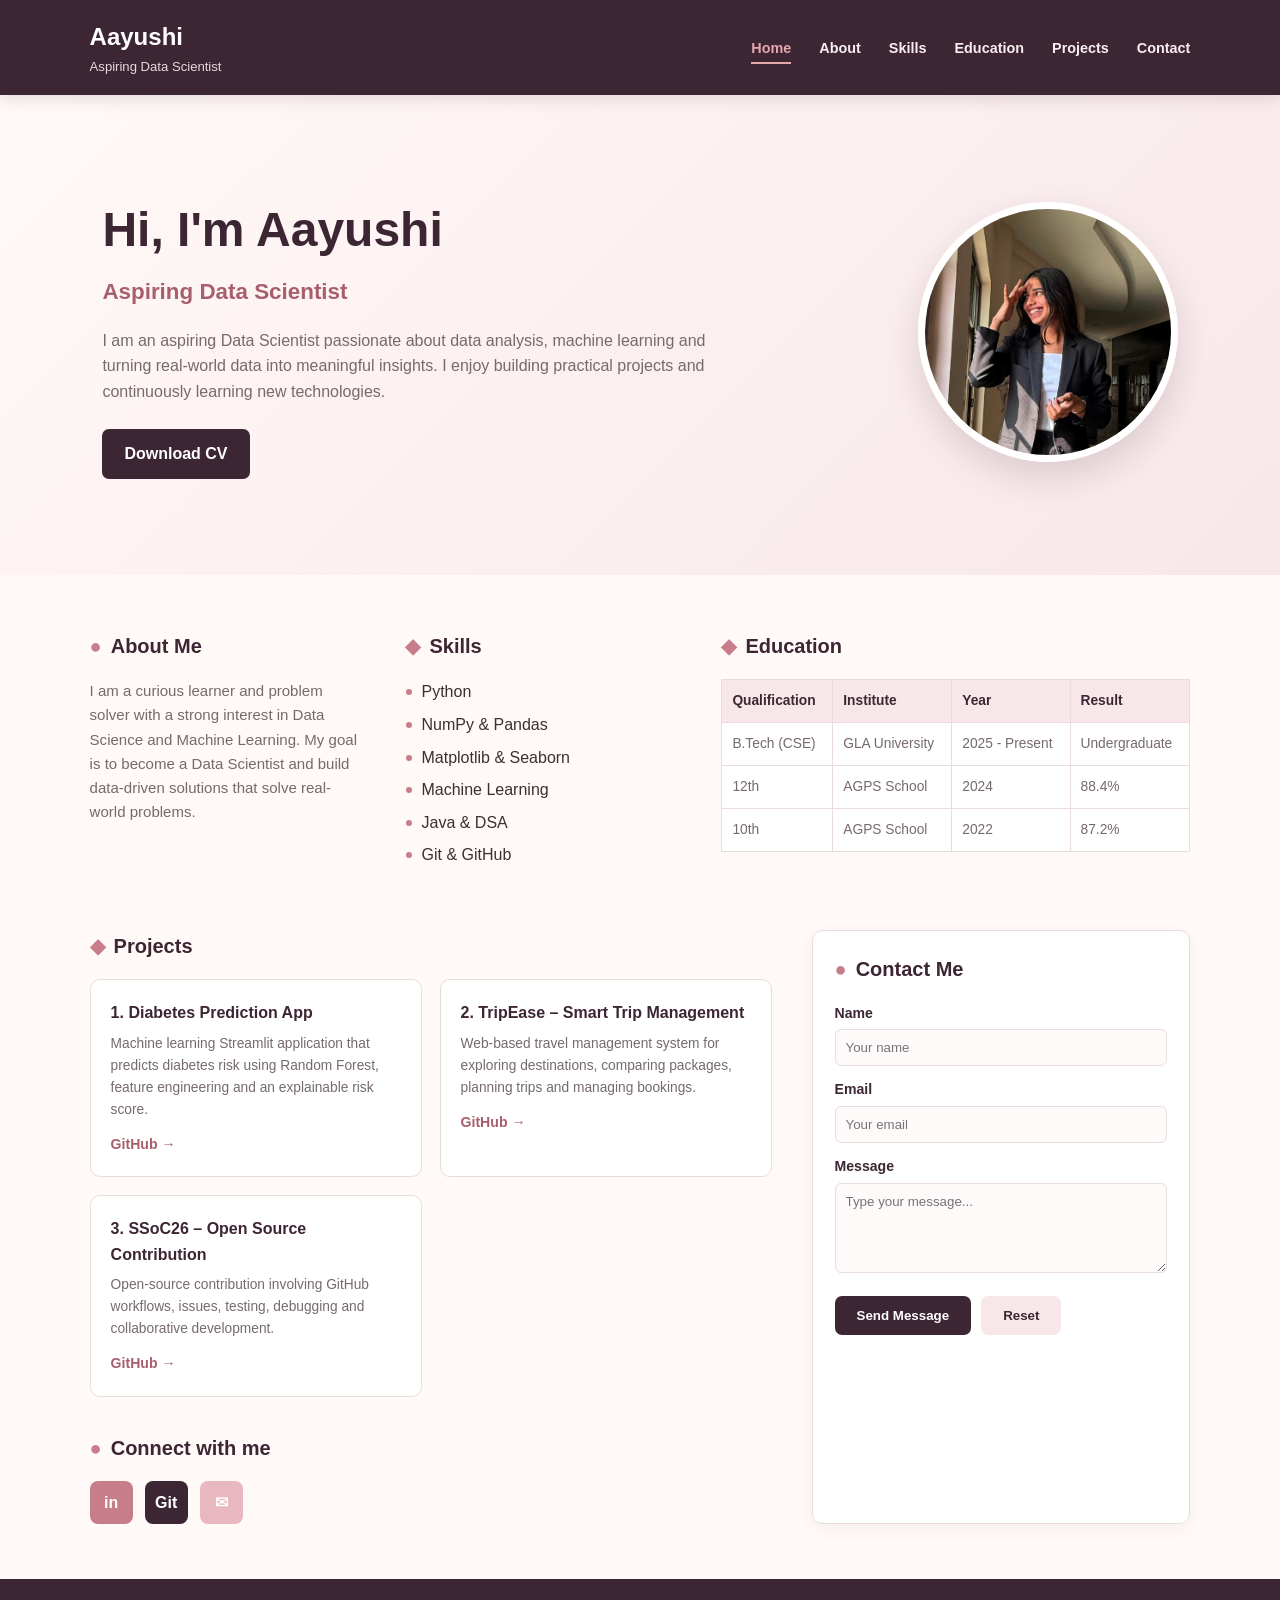
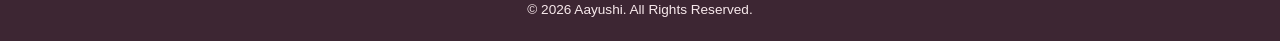
<file: Lab/MyPortfolio.html>
<!DOCTYPE html>
<html lang="en">
<head>
<meta charset="UTF-8">
<meta name="viewport" content="width=device-width, initial-scale=1.0">
<title>Aayushi | Data Science Portfolio</title>

<style>
:root{
  --plum:#3d2633;
  --rose:#c77d8a;
  --dark-rose:#a85f6d;
  --cream:#fff9f7;
  --blush:#f8e7e9;
  --white:#fff;
  --text:#3b3033;
  --gray:#756a6d;
  --border:#eadbdd;
}

*{margin:0;padding:0;box-sizing:border-box}
html{scroll-behavior:smooth}

body{
  font-family:"Segoe UI",Arial,sans-serif;
  background:var(--cream);
  color:var(--text);
  line-height:1.6;
}

a{text-decoration:none;color:inherit}

header{
  background:var(--plum);
  color:white;
  padding:18px 7%;
  display:flex;
  justify-content:space-between;
  align-items:center;
  position:sticky;
  top:0;
  z-index:10;
  box-shadow:0 4px 15px #3d263322;
}

.logo h1{font-size:1.5rem}
.logo p{font-size:.82rem;color:#ead7dc}

nav ul{
  display:flex;
  gap:28px;
  list-style:none;
}

nav a{
  color:#f8eef0;
  font-weight:600;
  font-size:.9rem;
}

nav a:hover,
nav a.active{
  color:#e4a6af;
}

nav a.active{
  border-bottom:2px solid #e4a6af;
  padding-bottom:6px;
}

.hero{
  min-height:480px;
  padding:70px 8%;
  display:flex;
  justify-content:space-between;
  align-items:center;
  gap:50px;
  background:linear-gradient(135deg,#fff9f7,#f8e7e9);
}

.hero-text{max-width:650px}

.hero h2{
  font-size:3rem;
  color:var(--plum);
  margin-bottom:5px;
}

.hero h3{
  color:var(--dark-rose);
  font-size:1.4rem;
  margin-bottom:18px;
}

.hero p{
  color:var(--gray);
  margin-bottom:25px;
}

.hero-img img{
  width:260px;
  height:260px;
  object-fit:cover;
  border-radius:50%;
  border:7px solid white;
  box-shadow:0 15px 35px #3d263328;
}

.btn{
  display:inline-block;
  padding:12px 22px;
  border:0;
  border-radius:7px;
  background:var(--plum);
  color:white;
  font-weight:700;
  cursor:pointer;
  transition:.2s;
}

.btn:hover{
  background:#2b1a23;
  transform:translateY(-2px);
  box-shadow:0 7px 18px #3d26332b;
}

main{
  max-width:1350px;
  margin:auto;
  padding:55px 7%;
}

.top-grid{
  display:grid;
  grid-template-columns:1fr 1fr 1.7fr;
  gap:40px;
  margin-bottom:55px;
}

.bottom-grid{
  display:grid;
  grid-template-columns:1.8fr 1fr;
  gap:40px;
}

.title{
  display:flex;
  align-items:center;
  gap:9px;
  color:var(--plum);
  font-size:1.25rem;
  font-weight:800;
  margin-bottom:17px;
}

.title span{color:var(--rose)}

.about p{color:var(--gray);font-size:.94rem}

.skills ul{list-style:none}

.skills li{
  margin:7px 0;
  padding-left:16px;
}

.skills li::before{
  content:"";
  width:6px;
  height:6px;
  background:var(--rose);
  border-radius:50%;
  position:absolute;
  margin-left:-15px;
  margin-top:10px;
}

table{
  width:100%;
  border-collapse:collapse;
  background:white;
  font-size:.86rem;
}

th,td{
  border:1px solid var(--border);
  padding:10px;
  text-align:left;
}

th{
  background:var(--blush);
  color:var(--plum);
}

td{color:var(--gray)}

.projects{
  display:grid;
  grid-template-columns:1fr 1fr;
  gap:18px;
}

.card{
  background:white;
  border:1px solid var(--border);
  border-radius:10px;
  padding:20px;
  transition:.2s;
}

.card:hover{
  transform:translateY(-4px);
  box-shadow:0 10px 25px #3d26331a;
}

.card h3{
  font-size:1rem;
  color:var(--plum);
  margin-bottom:7px;
}

.card p{
  color:var(--gray);
  font-size:.86rem;
  margin-bottom:10px;
}

.card a{
  color:var(--dark-rose);
  font-weight:700;
  font-size:.88rem;
}

.social{
  display:flex;
  gap:12px;
  margin-top:5px;
}

.social a{
  width:43px;
  height:43px;
  display:flex;
  justify-content:center;
  align-items:center;
  border-radius:8px;
  color:white;
  font-weight:bold;
  transition:.2s;
}

.social a:hover{transform:translateY(-3px)}

.linkedin{background:#c77d8a}
.github{background:var(--plum)}
.email{background:#e8b7bf}

.contact{
  background:white;
  padding:22px;
  border:1px solid var(--border);
  border-radius:10px;
  box-shadow:0 5px 18px #3d26330d;
}

label{
  display:block;
  font-size:.88rem;
  font-weight:700;
  margin:12px 0 5px;
  color:var(--plum);
}

input,textarea{
  width:100%;
  padding:10px;
  border:1px solid var(--border);
  border-radius:6px;
  background:#fffafa;
  font-family:inherit;
  outline:none;
}

input:focus,textarea:focus{
  border-color:var(--rose);
  box-shadow:0 0 0 3px #c77d8a20;
}

textarea{
  min-height:90px;
  resize:vertical;
}

.buttons{
  display:flex;
  gap:10px;
  margin-top:16px;
}

.reset{
  background:var(--blush);
  color:var(--plum);
}

footer{
  background:var(--plum);
  color:#f8e9ec;
  text-align:center;
  padding:20px;
  font-size:.85rem;
}

@media(max-width:950px){
  .top-grid,.bottom-grid{grid-template-columns:1fr}
}

@media(max-width:700px){
  header{flex-direction:column;gap:15px}
  nav ul{gap:14px;flex-wrap:wrap;justify-content:center}
  .hero{
    flex-direction:column-reverse;
    text-align:center;
    padding:55px 7%;
  }
  .hero h2{font-size:2.3rem}
  .hero-img img{width:220px;height:220px}
  .projects{grid-template-columns:1fr}
}

@media(max-width:450px){
  nav ul{gap:10px}
  nav a{font-size:.8rem}
}
</style>
</head>

<body>

<header>
  <div class="logo">
    <h1>Aayushi</h1>
    <p>Aspiring Data Scientist</p>
  </div>

  <nav>
    <ul>
      <li><a class="active" href="#home">Home</a></li>
      <li><a href="#about">About</a></li>
      <li><a href="#skills">Skills</a></li>
      <li><a href="#education">Education</a></li>
      <li><a href="#projects">Projects</a></li>
      <li><a href="#contact">Contact</a></li>
    </ul>
  </nav>
</header>

<section class="hero" id="home">

  <div class="hero-text">
    <h2>Hi, I'm Aayushi</h2>
    <h3>Aspiring Data Scientist</h3>

    <p>
      I am an aspiring Data Scientist passionate about data analysis,
      machine learning and turning real-world data into meaningful insights.
      I enjoy building practical projects and continuously learning new technologies.
    </p>

    <a href="Aayushi_CV.pdf" target="_blank" class="btn">
      Download CV
    </a>
  </div>

  <div class="hero-img">
    <img src="aayushi.png" alt="Aayushi Profile Photo">
  </div>

</section>

<main>

<div class="top-grid">

  <section class="about" id="about">
    <div class="title"><span>●</span> About Me</div>
    <p>
      I am a curious learner and problem solver with a strong interest in
      Data Science and Machine Learning. My goal is to become a Data Scientist
      and build data-driven solutions that solve real-world problems.
    </p>
  </section>

  <section class="skills" id="skills">
    <div class="title"><span>◆</span> Skills</div>
    <ul>
      <li>Python</li>
      <li>NumPy & Pandas</li>
      <li>Matplotlib & Seaborn</li>
      <li>Machine Learning</li>
      <li>Java & DSA</li>
      <li>Git & GitHub</li>
    </ul>
  </section>

  <section id="education">
    <div class="title"><span>◆</span> Education</div>

    <table>
      <tr>
        <th>Qualification</th>
        <th>Institute</th>
        <th>Year</th>
        <th>Result</th>
      </tr>

      <tr>
        <td>B.Tech (CSE)</td>
        <td>GLA University</td>
        <td>2025 - Present</td>
        <td>Undergraduate</td>
      </tr>

      <tr>
        <td>12th</td>
        <td>AGPS School</td>
        <td>2024</td>
        <td>88.4%</td>
      </tr>

      <tr>
        <td>10th</td>
        <td>AGPS School</td>
        <td>2022</td>
        <td>87.2%</td>
      </tr>
    </table>
  </section>

</div>

<div class="bottom-grid">

<section id="projects">

  <div class="title"><span>◆</span> Projects</div>

  <div class="projects">

    <div class="card">
      <h3>1. Diabetes Prediction App</h3>
      <p>
        Machine learning Streamlit application that predicts diabetes risk
        using Random Forest, feature engineering and an explainable risk score.
      </p>
      <a href="https://github.com/AAYUSHI-TECH26" target="_blank">
        GitHub →
      </a>
    </div>

    <div class="card">
      <h3>2. TripEase – Smart Trip Management</h3>
      <p>
        Web-based travel management system for exploring destinations,
        comparing packages, planning trips and managing bookings.
      </p>
      <a href="https://github.com/AAYUSHI-TECH26" target="_blank">
        GitHub →
      </a>
    </div>


    <div class="card">
      <h3>3. SSoC26 – Open Source Contribution</h3>
      <p>
        Open-source contribution involving GitHub workflows, issues,
        testing, debugging and collaborative development.
      </p>
      <a href="https://github.com/AAYUSHI-TECH26" target="_blank">
        GitHub →
      </a>
    </div>

  </div>

  <div style="margin-top:35px">
    <div class="title"><span>●</span> Connect with me</div>

    <div class="social">
      <a class="linkedin"
         href="https://www.linkedin.com/in/aayushi-004102395"
         target="_blank">
        in
      </a>

      <a class="github"
         href="https://github.com/AAYUSHI-TECH26"
         target="_blank">
        Git
      </a>

      <a class="email"
         href="mailto:aayushi26112007@gmail.com">
        ✉
      </a>
    </div>
  </div>

</section>

<section class="contact" id="contact">

  <div class="title"><span>●</span> Contact Me</div>

  <form onsubmit="sendMessage(event)">

    <label>Name</label>
    <input id="name" type="text" placeholder="Your name" required>

    <label>Email</label>
    <input id="email" type="email" placeholder="Your email" required>

    <label>Message</label>
    <textarea id="message"
      placeholder="Type your message..."
      required></textarea>

    <div class="buttons">
      <button class="btn" type="submit">
        Send Message
      </button>

      <button class="btn reset" type="reset">
        Reset
      </button>
    </div>

  </form>

</section>

</div>

</main>

<footer>
  © 2026 Aayushi. All Rights Reserved.
</footer>
<script>
function sendMessage(event) {
  event.preventDefault();

  const form = event.target;

  const success = document.createElement("p");
  success.textContent = "✓ Message sent successfully! Thank you for reaching out.";
  success.style.color = "#a85f6d";
  success.style.fontWeight = "600";
  success.style.marginTop = "12px";

  const oldMessage = form.querySelector(".success-message");
  if (oldMessage) oldMessage.remove();

  success.className = "success-message";
  form.appendChild(success);

  form.reset();
}
</script>

</body>
</html>
</file>
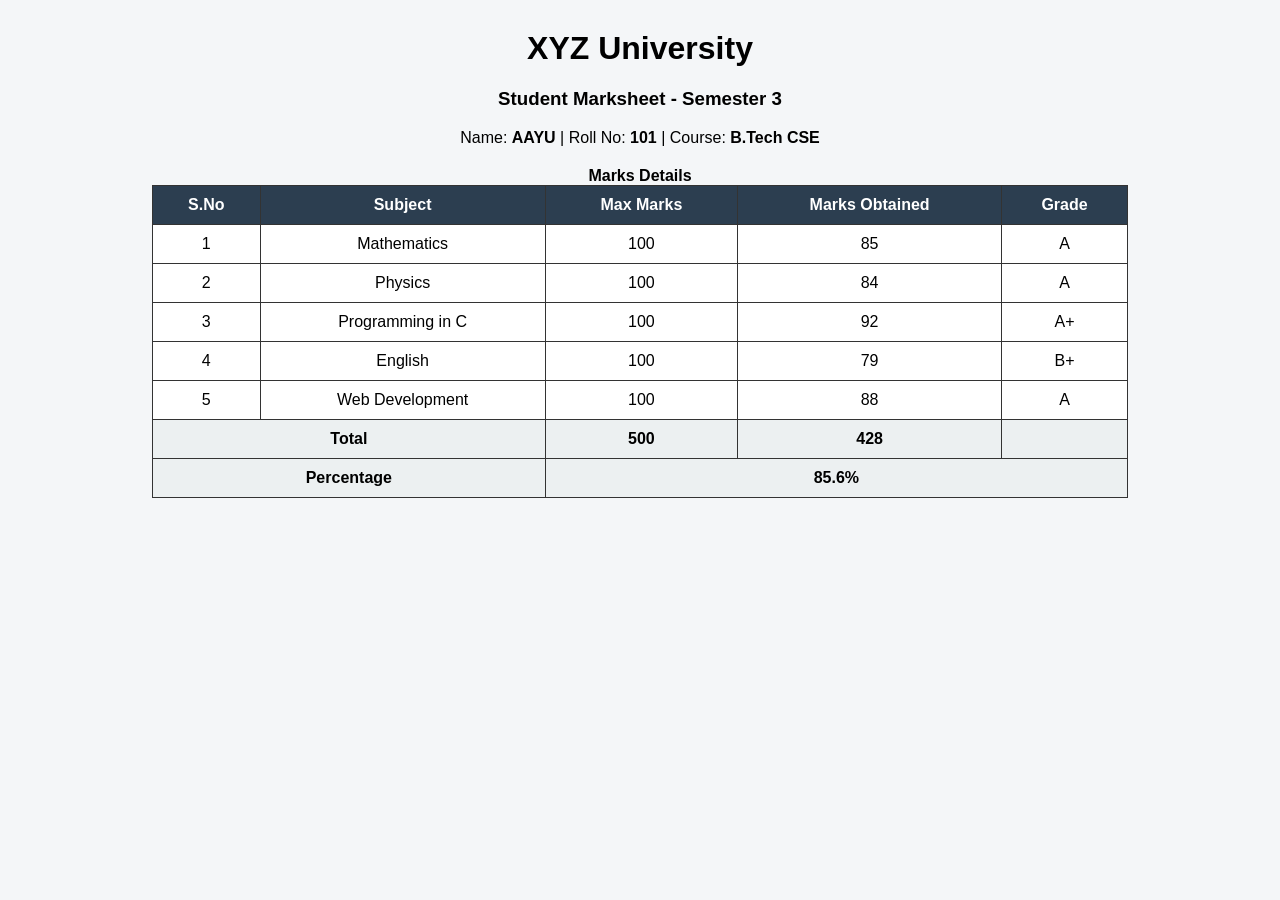
<file: Lab/Lab_Assignment_2/1_marksheet.html>
<!DOCTYPE html>
<html lang="en">
<head>
<meta charset="UTF-8">
<title>Student Marksheet</title>
<style>
body{font-family:Arial,sans-serif;margin:30px;background:#f4f6f8}
h1,h3{text-align:center}
table{border-collapse:collapse;width:80%;margin:20px auto;background:#fff}
th,td{border:1px solid #333;padding:10px;text-align:center}
th{background:#2c3e50;color:#fff}
tfoot td{font-weight:bold;background:#ecf0f1}
</style>
</head>
<body>
<h1>XYZ University</h1>
<h3>Student Marksheet - Semester 3</h3>
<p style="text-align:center">Name: <b>AAYU</b> | Roll No: <b>101</b> | Course: <b>B.Tech CSE</b></p>
<table>
  <caption><b>Marks Details</b></caption>
  <thead>
    <tr><th>S.No</th><th>Subject</th><th>Max Marks</th><th>Marks Obtained</th><th>Grade</th></tr>
  </thead>
  <tbody>
    <tr><td>1</td><td>Mathematics</td><td>100</td><td>85</td><td>A</td></tr>
    <tr><td>2</td><td>Physics</td><td>100</td><td>84</td><td>A</td></tr>
    <tr><td>3</td><td>Programming in C</td><td>100</td><td>92</td><td>A+</td></tr>
    <tr><td>4</td><td>English</td><td>100</td><td>79</td><td>B+</td></tr>
    <tr><td>5</td><td>Web Development</td><td>100</td><td>88</td><td>A</td></tr>
  </tbody>
  <tfoot>
    <tr><td colspan="2">Total</td><td>500</td><td>428</td><td></td></tr>
    <tr><td colspan="2">Percentage</td><td colspan="3">85.6%</td></tr>
  </tfoot>
</table>
</body>
</html>
</file>
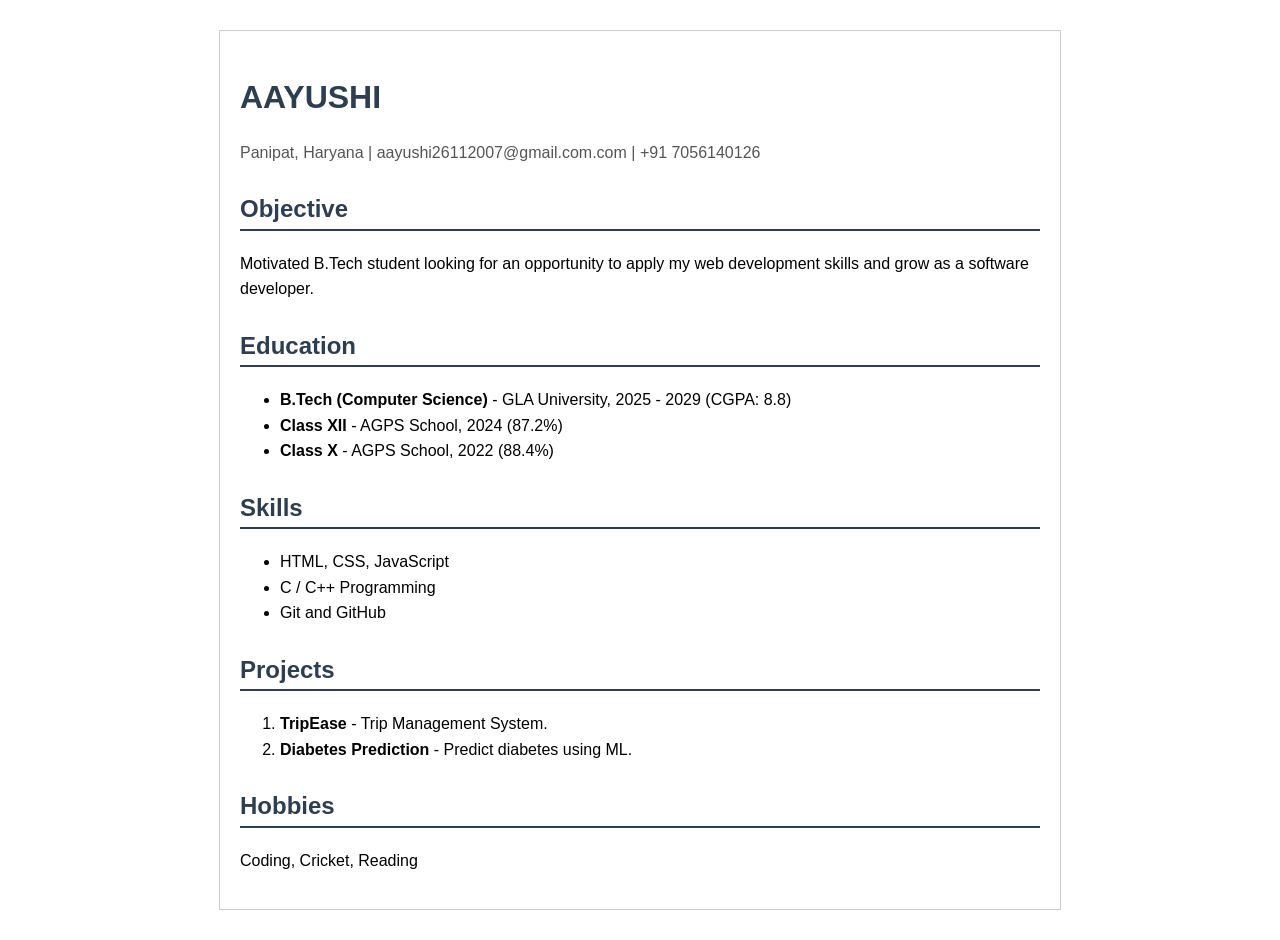
<file: Lab/Lab_Assignment_2/2_resume.html>
<!DOCTYPE html>
<html lang="en">
<head>
<meta charset="UTF-8">
<title>Resume</title>
<style>
body{font-family:Arial,sans-serif;max-width:800px;margin:30px auto;padding:20px;border:1px solid #ccc;line-height:1.6}
h1{margin-bottom:0;color:#2c3e50}
h2{border-bottom:2px solid #2c3e50;color:#2c3e50;margin-top:25px}
.contact{color:#555}
</style>
</head>
<body>
<h1>AAYUSHI</h1>
<p class="contact">Panipat, Haryana | aayushi26112007@gmail.com.com | +91 7056140126</p>

<h2>Objective</h2>
<p>Motivated B.Tech student looking for an opportunity to apply my web development skills and grow as a software developer.</p>

<h2>Education</h2>
<ul>
  <li><b>B.Tech (Computer Science)</b> - GLA University, 2025 - 2029 (CGPA: 8.8)</li>
  <li><b>Class XII</b> - AGPS School, 2024 (87.2%)</li>
  <li><b>Class X</b> - AGPS School, 2022 (88.4%)</li>
</ul>

<h2>Skills</h2>
<ul>
  <li>HTML, CSS, JavaScript</li>
  <li>C / C++ Programming</li>
  <li>Git and GitHub</li>
</ul>

<h2>Projects</h2>
<ol>
  <li><b>TripEase</b> - Trip Management System.</li>
  <li><b>Diabetes Prediction</b> - Predict diabetes using ML.</li>
</ol>

<h2>Hobbies</h2>
<p>Coding, Cricket, Reading</p>
</body>
</html>
</file>
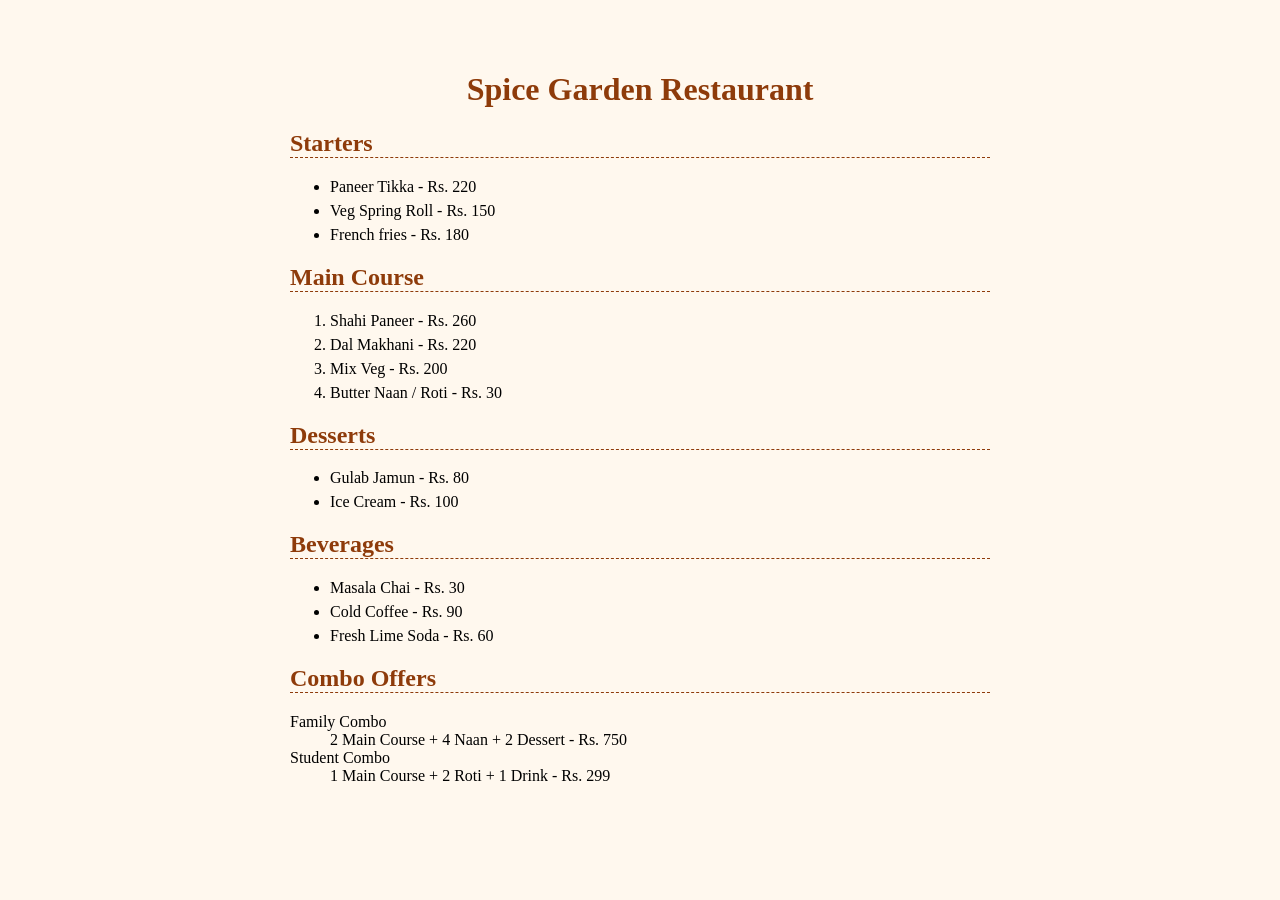
<file: Lab/Lab_Assignment_2/3_restaurant_menu.html>
<!DOCTYPE html>
<html lang="en">
<head>
<meta charset="UTF-8">
<title>Restaurant Menu</title>
<style>
body{font-family:Georgia,serif;max-width:700px;margin:30px auto;background:#fff8ee;padding:20px}
h1{text-align:center;color:#8e3b0a}
h2{color:#8e3b0a;border-bottom:1px dashed #8e3b0a}
li{margin:6px 0}
</style>
</head>
<body>
<h1>Spice Garden Restaurant</h1>

<h2>Starters</h2>
<ul>
  <li>Paneer Tikka - Rs. 220</li>
  <li>Veg Spring Roll - Rs. 150</li>
  <li>French fries - Rs. 180</li>
</ul>

<h2>Main Course</h2>
<ol>
  <li>Shahi Paneer - Rs. 260</li>
  <li>Dal Makhani - Rs. 220</li>
  <li>Mix Veg - Rs. 200</li>
  <li>Butter Naan / Roti - Rs. 30</li>
</ol>

<h2>Desserts</h2>
<ul>
  <li>Gulab Jamun - Rs. 80</li>
  <li>Ice Cream - Rs. 100</li>
</ul>

<h2>Beverages</h2>
<ul>
  <li>Masala Chai - Rs. 30</li>
  <li>Cold Coffee - Rs. 90</li>
  <li>Fresh Lime Soda - Rs. 60</li>
</ul>

<h2>Combo Offers</h2>
<dl>
  <dt>Family Combo</dt><dd>2 Main Course + 4 Naan + 2 Dessert - Rs. 750</dd>
  <dt>Student Combo</dt><dd>1 Main Course + 2 Roti + 1 Drink - Rs. 299</dd>
</dl>
</body>
</html>
</file>
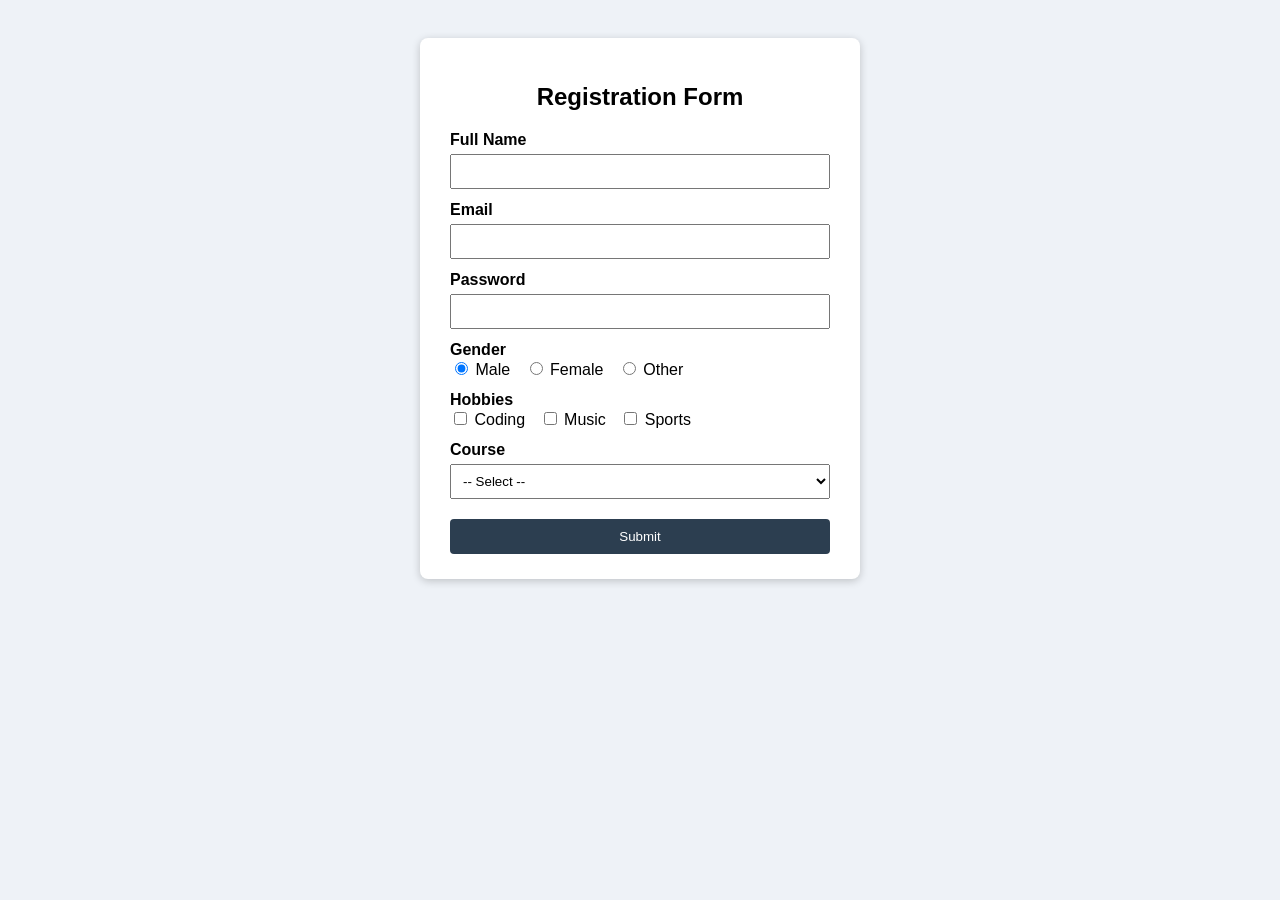
<file: Lab/Lab_Assignment_2/4_registration.html>
<!DOCTYPE html>
<html lang="en">
<head>
<meta charset="UTF-8">
<title>Registration Form</title>
<style>
body{font-family:Arial,sans-serif;background:#eef2f7;display:flex;justify-content:center;padding:30px}
form{background:#fff;padding:25px 30px;border-radius:8px;width:380px;box-shadow:0 2px 8px #0003}
h2{text-align:center}
label{display:block;margin-top:12px;font-weight:bold}
input[type=text],input[type=email],input[type=password],select{width:100%;padding:8px;margin-top:5px;box-sizing:border-box}
.inline label{display:inline;font-weight:normal;margin-right:10px}
button{margin-top:20px;width:100%;padding:10px;background:#2c3e50;color:#fff;border:none;border-radius:4px;cursor:pointer}
</style>
</head>
<body>
<form action="#" method="post">
  <h2>Registration Form</h2>

  <label for="name">Full Name</label>
  <input type="text" id="name" name="name" required>

  <label for="email">Email</label>
  <input type="email" id="email" name="email" required>

  <label for="password">Password</label>
  <input type="password" id="password" name="password" required>

  <label>Gender</label>
  <div class="inline">
    <input type="radio" id="male" name="gender" value="male" checked>
    <label for="male">Male</label>
    <input type="radio" id="female" name="gender" value="female">
    <label for="female">Female</label>
    <input type="radio" id="other" name="gender" value="other">
    <label for="other">Other</label>
  </div>

  <label>Hobbies</label>
  <div class="inline">
    <input type="checkbox" id="coding" name="hobby" value="coding">
    <label for="coding">Coding</label>
    <input type="checkbox" id="music" name="hobby" value="music">
    <label for="music">Music</label>
    <input type="checkbox" id="sports" name="hobby" value="sports">
    <label for="sports">Sports</label>
  </div>

  <label for="course">Course</label>
  <select id="course" name="course">
    <option value="">-- Select --</option>
    <option value="btech">B.Tech</option>
    <option value="bca">BCA</option>
    <option value="mca">MCA</option>
    <option value="bsc">B.Sc</option>
  </select>

  <button type="submit">Submit</button>
</form>
</body>
</html>
</file>
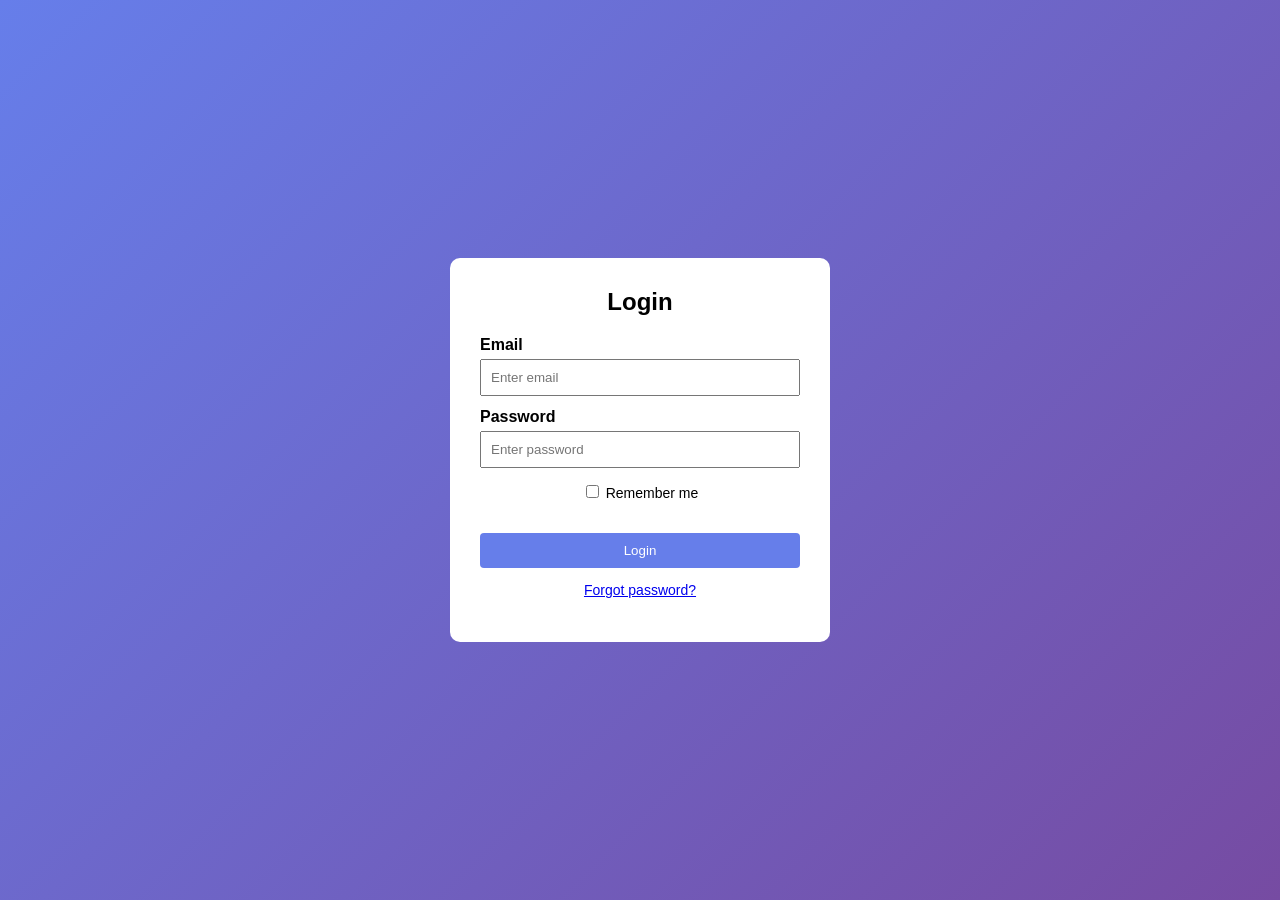
<file: Lab/Lab_Assignment_2/5_login.html>
<!DOCTYPE html>
<html lang="en">
<head>
<meta charset="UTF-8">
<title>Login Page</title>
<style>
body{font-family:Arial,sans-serif;background:linear-gradient(135deg,#667eea,#764ba2);height:100vh;margin:0;display:flex;align-items:center;justify-content:center}
form{background:#fff;padding:30px;border-radius:10px;width:320px}
h2{text-align:center;margin-top:0}
label{display:block;margin-top:12px;font-weight:bold}
input[type=email],input[type=password]{width:100%;padding:9px;margin-top:5px;box-sizing:border-box}
button{margin-top:18px;width:100%;padding:10px;background:#667eea;color:#fff;border:none;border-radius:4px;cursor:pointer}
p{text-align:center;font-size:14px}
</style>
</head>
<body>
<form action="#" method="post">
  <h2>Login</h2>
  <label for="email">Email</label>
  <input type="email" id="email" name="email" placeholder="Enter email" required>
  <label for="pass">Password</label>
  <input type="password" id="pass" name="pass" placeholder="Enter password" required>
  <p><input type="checkbox" id="remember"> <label for="remember" style="display:inline;font-weight:normal">Remember me</label></p>
  <button type="submit">Login</button>
  <p><a href="#">Forgot password?</a></p>
</form>
</body>
</html>
</file>
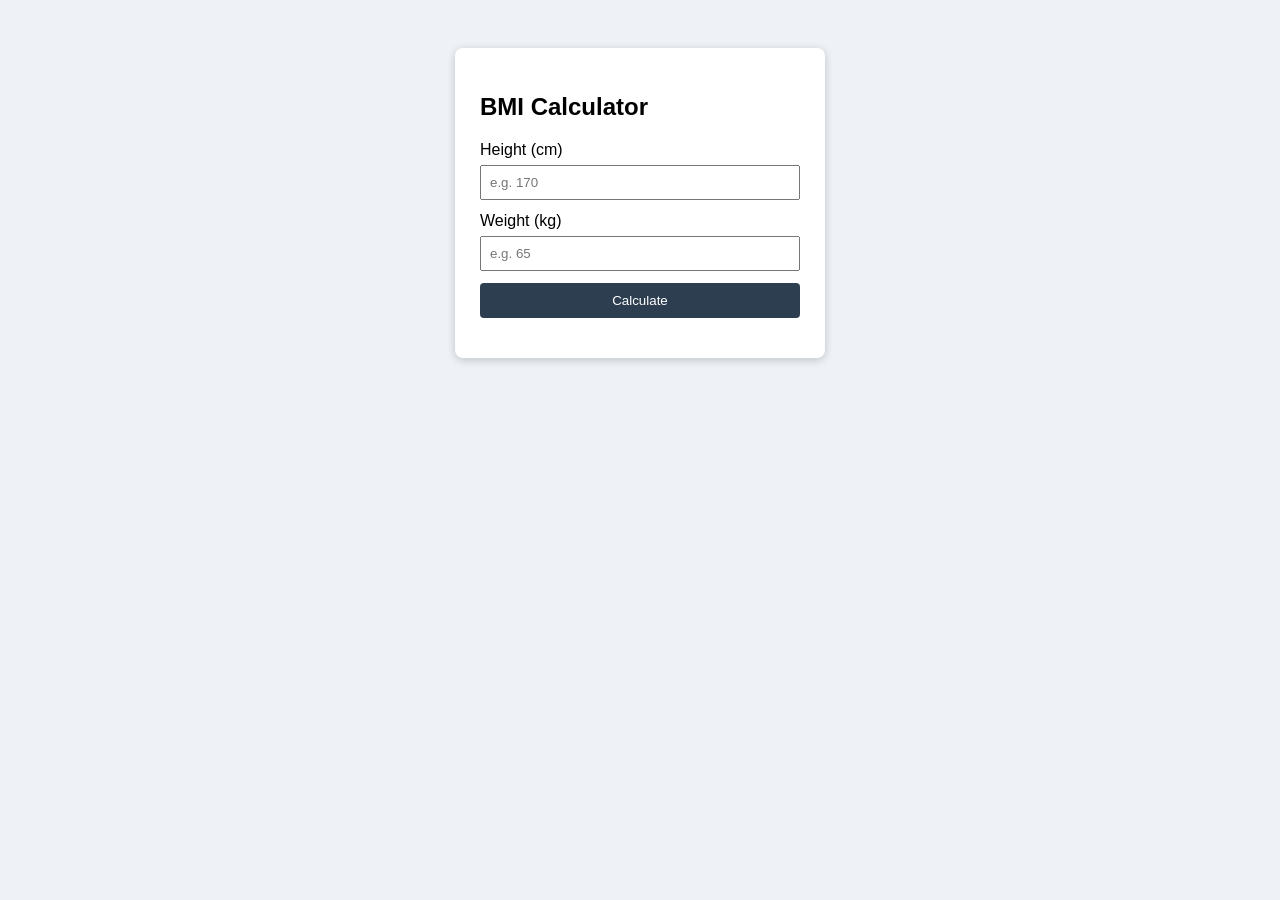
<file: Lab/Lab_Assignment_3/1_bmi_calculator.html>
<!DOCTYPE html>
<html lang="en">
<head>
<meta charset="UTF-8">
<title>BMI Calculator</title>
<style>
body{font-family:Arial,sans-serif;background:#eef2f7;display:flex;justify-content:center;padding:40px}
.box{background:#fff;padding:25px;border-radius:8px;width:320px;box-shadow:0 2px 8px #0003}
input{width:100%;padding:8px;margin:6px 0 12px;box-sizing:border-box}
button{width:100%;padding:10px;background:#2c3e50;color:#fff;border:none;border-radius:4px;cursor:pointer}
#result{margin-top:15px;text-align:center;font-size:18px;font-weight:bold}
</style>
</head>
<body>
<div class="box">
  <h2>BMI Calculator</h2>
  <label for="height">Height (cm)</label>
  <input type="number" id="height" placeholder="e.g. 170">
  <label for="weight">Weight (kg)</label>
  <input type="number" id="weight" placeholder="e.g. 65">
  <button onclick="calculateBMI()">Calculate</button>
  <div id="result"></div>
</div>

<script>
function calculateBMI() {
  const h = parseFloat(document.getElementById("height").value);
  const w = parseFloat(document.getElementById("weight").value);
  const result = document.getElementById("result");

  if (!h || !w || h <= 0 || w <= 0) {
    result.style.color = "red";
    result.innerText = "Please enter valid height and weight";
    return;
  }

  const bmi = w / ((h / 100) * (h / 100));
  let category, color;

  if (bmi < 18.5) { category = "Underweight"; color = "#e67e22"; }
  else if (bmi < 25) { category = "Normal"; color = "green"; }
  else { category = "Overweight"; color = "red"; }

  result.style.color = color;
  result.innerHTML = "BMI: " + bmi.toFixed(1) + "<br>Category: " + category;
}
</script>
</body>
</html>
</file>
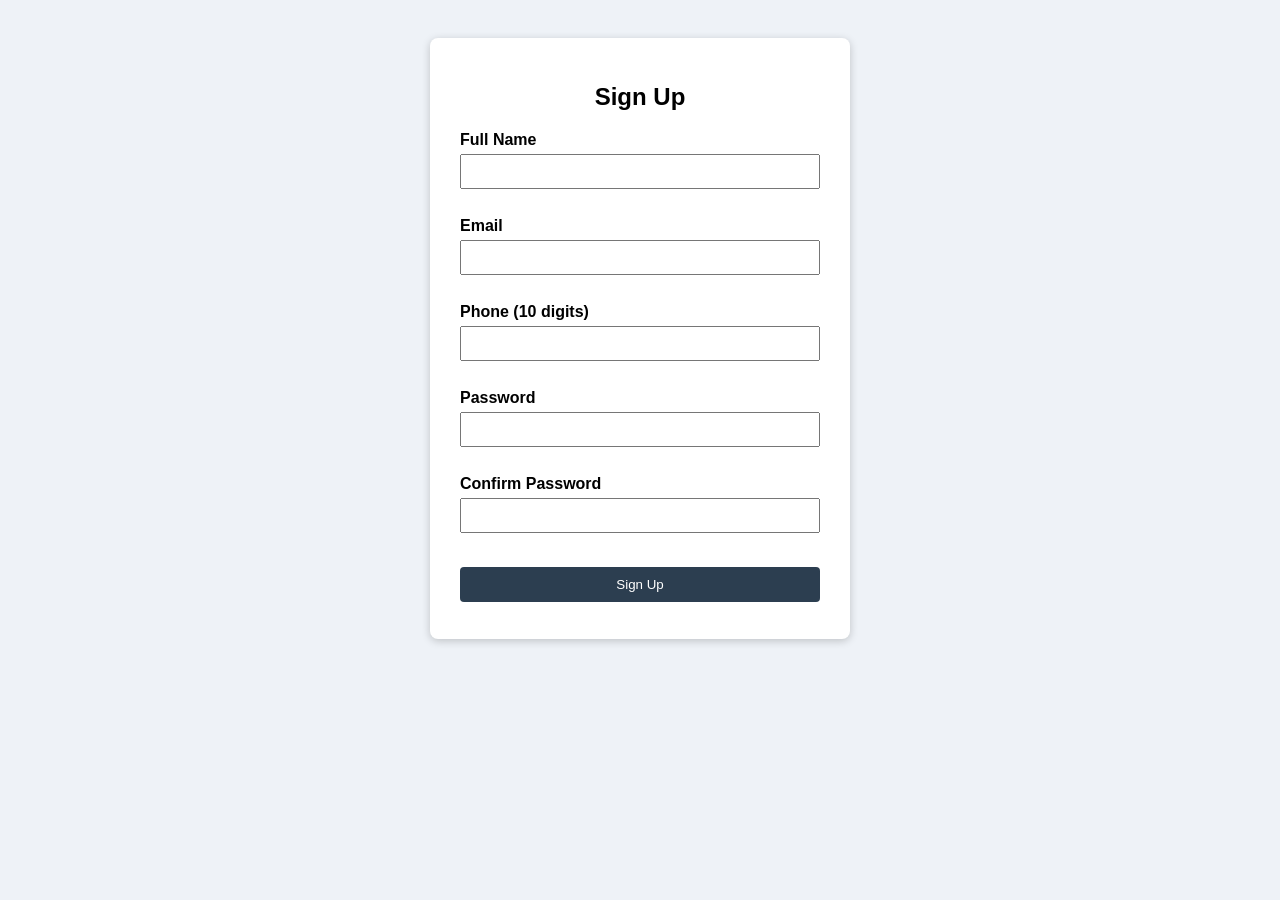
<file: Lab/Lab_Assignment_3/2_signup.html>
<!DOCTYPE html>
<html lang="en">
<head>
<meta charset="UTF-8">
<title>Signup Page</title>
<style>
body{font-family:Arial,sans-serif;background:#eef2f7;display:flex;justify-content:center;padding:30px}
form{background:#fff;padding:25px 30px;border-radius:8px;width:360px;box-shadow:0 2px 8px #0003}
h2{text-align:center}
label{display:block;margin-top:12px;font-weight:bold}
input{width:100%;padding:8px;margin-top:5px;box-sizing:border-box}
.error{color:red;font-size:13px;min-height:16px}
button{margin-top:18px;width:100%;padding:10px;background:#2c3e50;color:#fff;border:none;border-radius:4px;cursor:pointer}
#success{color:green;text-align:center;margin-top:12px;font-weight:bold}
</style>
</head>
<body>
<form id="signupForm" novalidate>
  <h2>Sign Up</h2>

  <label for="name">Full Name</label>
  <input type="text" id="name">
  <div class="error" id="nameErr"></div>

  <label for="email">Email</label>
  <input type="email" id="email">
  <div class="error" id="emailErr"></div>

  <label for="phone">Phone (10 digits)</label>
  <input type="text" id="phone" maxlength="10">
  <div class="error" id="phoneErr"></div>

  <label for="password">Password</label>
  <input type="password" id="password">
  <div class="error" id="passErr"></div>

  <label for="confirm">Confirm Password</label>
  <input type="password" id="confirm">
  <div class="error" id="confirmErr"></div>

  <button type="submit">Sign Up</button>
  <div id="success"></div>
</form>

<script>
const form = document.getElementById("signupForm");

function setError(id, msg) {
  document.getElementById(id).innerText = msg;
  return msg === "";
}

form.addEventListener("submit", function (e) {
  e.preventDefault();
  const name = document.getElementById("name").value.trim();
  const email = document.getElementById("email").value.trim();
  const phone = document.getElementById("phone").value.trim();
  const pass = document.getElementById("password").value;
  const confirm = document.getElementById("confirm").value;

  const emailPattern = /^[^\s@]+@[^\s@]+\.[^\s@]+$/;
  const phonePattern = /^[6-9][0-9]{9}$/;
  const passPattern = /^(?=.*[A-Za-z])(?=.*\d).{6,}$/;

  const ok = [
    setError("nameErr", name.length < 3 ? "Name must be at least 3 characters" : ""),
    setError("emailErr", !emailPattern.test(email) ? "Enter a valid email" : ""),
    setError("phoneErr", !phonePattern.test(phone) ? "Enter a valid 10 digit phone number" : ""),
    setError("passErr", !passPattern.test(pass) ? "Min 6 characters with letters and numbers" : ""),
    setError("confirmErr", pass !== confirm ? "Passwords do not match" : "")
  ].every(Boolean);

  document.getElementById("success").innerText = ok ? "Signup successful!" : "";
  if (ok) form.reset();
});
</script>
</body>
</html>
</file>
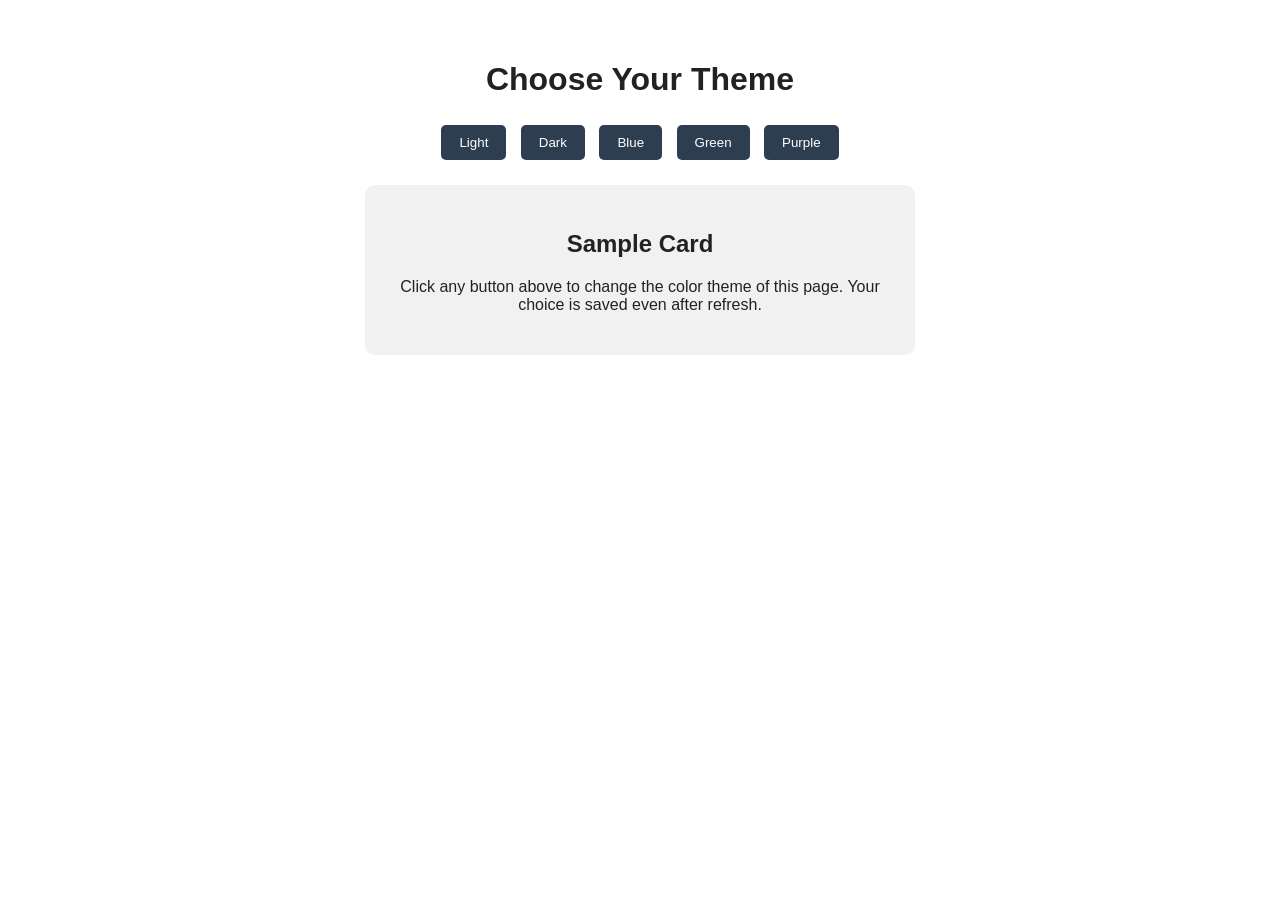
<file: Lab/Lab_Assignment_3/3_color_theme.html>
<!DOCTYPE html>
<html lang="en">
<head>
<meta charset="UTF-8">
<title>Color Theme Changer</title>
<style>
:root{--bg:#ffffff;--text:#222222;--card:#f1f1f1;--accent:#2c3e50}
body{font-family:Arial,sans-serif;background:var(--bg);color:var(--text);margin:0;padding:40px;text-align:center;transition:.3s}
.card{background:var(--card);max-width:500px;margin:20px auto;padding:25px;border-radius:10px}
button{padding:10px 18px;margin:5px;border:none;border-radius:5px;cursor:pointer;background:var(--accent);color:#fff}
</style>
</head>
<body>
<h1>Choose Your Theme</h1>
<div>
  <button onclick="setTheme('light')">Light</button>
  <button onclick="setTheme('dark')">Dark</button>
  <button onclick="setTheme('blue')">Blue</button>
  <button onclick="setTheme('green')">Green</button>
  <button onclick="setTheme('purple')">Purple</button>
</div>
<div class="card">
  <h2>Sample Card</h2>
  <p>Click any button above to change the color theme of this page. Your choice is saved even after refresh.</p>
</div>

<script>
const themes = {
  light:  {bg:"#ffffff", text:"#222222", card:"#f1f1f1", accent:"#2c3e50"},
  dark:   {bg:"#121212", text:"#f1f1f1", card:"#1e1e1e", accent:"#bb86fc"},
  blue:   {bg:"#e3f2fd", text:"#0d47a1", card:"#bbdefb", accent:"#1565c0"},
  green:  {bg:"#e8f5e9", text:"#1b5e20", card:"#c8e6c9", accent:"#2e7d32"},
  purple: {bg:"#f3e5f5", text:"#4a148c", card:"#e1bee7", accent:"#7b1fa2"}
};

function setTheme(name) {
  const t = themes[name];
  const root = document.documentElement.style;
  root.setProperty("--bg", t.bg);
  root.setProperty("--text", t.text);
  root.setProperty("--card", t.card);
  root.setProperty("--accent", t.accent);
  localStorage.setItem("theme", name);
}

setTheme(localStorage.getItem("theme") || "light");
</script>
</body>
</html>
</file>
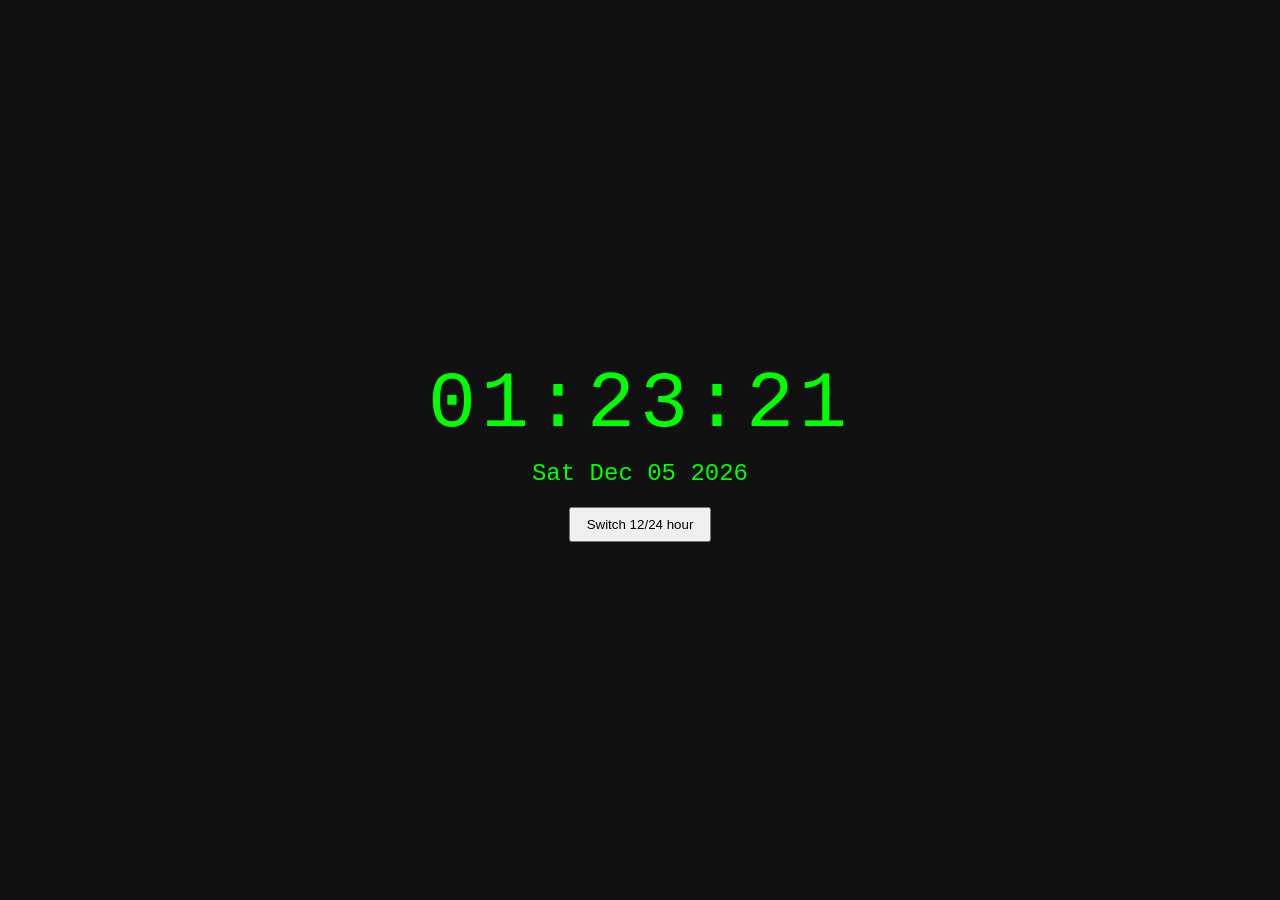
<file: Lab/Lab_Assignment_3/4_digital_clock.html>
<!DOCTYPE html>
<html lang="en">
<head>
<meta charset="UTF-8">
<title>Digital Clock</title>
<style>
body{background:#111;color:#0f0;font-family:'Courier New',monospace;display:flex;flex-direction:column;align-items:center;justify-content:center;height:100vh;margin:0}
#clock{font-size:80px;letter-spacing:5px}
#date{font-size:24px;margin-top:10px}
button{margin-top:20px;padding:8px 16px;cursor:pointer}
</style>
</head>
<body>
<div id="clock"></div>
<div id="date"></div>
<button onclick="toggleFormat()">Switch 12/24 hour</button>

<script>
let is24 = true;

function pad(n) { return n < 10 ? "0" + n : n; }

function updateClock() {
  const now = new Date();
  let h = now.getHours();
  const m = pad(now.getMinutes());
  const s = pad(now.getSeconds());
  let suffix = "";

  if (!is24) {
    suffix = h >= 12 ? " PM" : " AM";
    h = h % 12 || 12;
  }

  document.getElementById("clock").innerText = pad(h) + ":" + m + ":" + s + suffix;
  document.getElementById("date").innerText = now.toDateString();
}

function toggleFormat() { is24 = !is24; updateClock(); }

updateClock();
setInterval(updateClock, 1000);
</script>
</body>
</html>
</file>
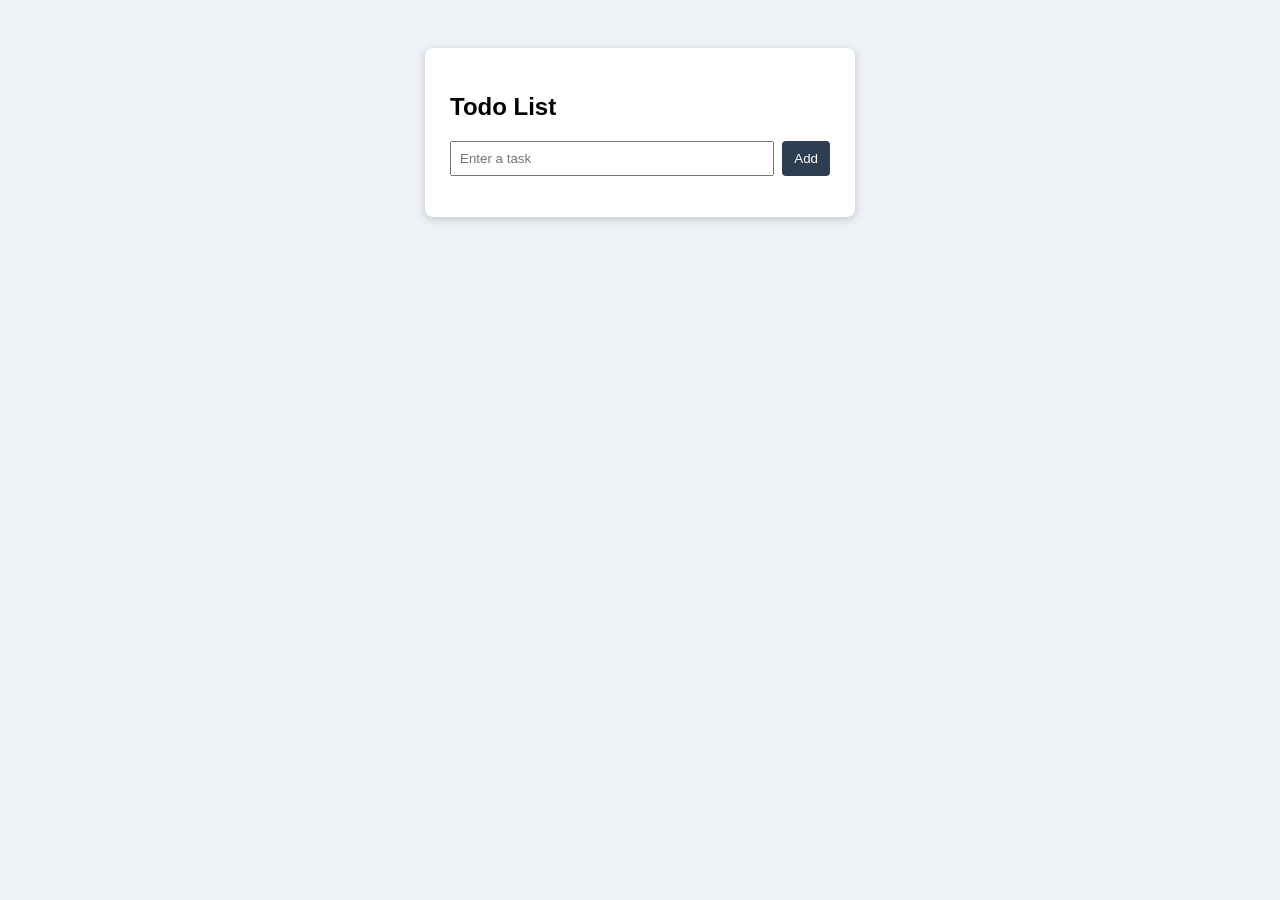
<file: Lab/Lab_Assignment_3/5_todo_list.html>
<!DOCTYPE html>
<html lang="en">
<head>
<meta charset="UTF-8">
<title>Todo List</title>
<style>
body{font-family:Arial,sans-serif;background:#eef2f7;display:flex;justify-content:center;padding:40px}
.box{background:#fff;padding:25px;border-radius:8px;width:380px;box-shadow:0 2px 8px #0003}
.row{display:flex;gap:8px}
input[type=text]{flex:1;padding:8px}
button{padding:8px 12px;background:#2c3e50;color:#fff;border:none;border-radius:4px;cursor:pointer}
ul{list-style:none;padding:0}
li{display:flex;align-items:center;justify-content:space-between;padding:10px;border-bottom:1px solid #ddd}
li span{flex:1;margin-left:10px;cursor:pointer}
li.done span{text-decoration:line-through;color:gray}
li button{background:#e74c3c}
</style>
</head>
<body>
<div class="box">
  <h2>Todo List</h2>
  <div class="row">
    <input type="text" id="taskInput" placeholder="Enter a task">
    <button onclick="addTask()">Add</button>
  </div>
  <ul id="taskList"></ul>
  <p id="count"></p>
</div>

<script>
const input = document.getElementById("taskInput");
const list = document.getElementById("taskList");
input.addEventListener("keypress", e => { if (e.key === "Enter") addTask(); });

function addTask() {
  const text = input.value.trim();
  if (text === "") { alert("Please enter a task"); return; }

  const li = document.createElement("li");

  const check = document.createElement("input");
  check.type = "checkbox";
  check.onchange = () => { li.classList.toggle("done", check.checked); updateCount(); };

  const span = document.createElement("span");
  span.innerText = text;

  const del = document.createElement("button");
  del.innerText = "Delete";
  del.onclick = () => { li.remove(); updateCount(); };

  li.append(check, span, del);
  list.appendChild(li);
  input.value = "";
  updateCount();
}

function updateCount() {
  const total = list.children.length;
  const done = list.querySelectorAll("li.done").length;
  document.getElementById("count").innerText = total + " tasks, " + done + " completed";
}
</script>
</body>
</html>
</file>
